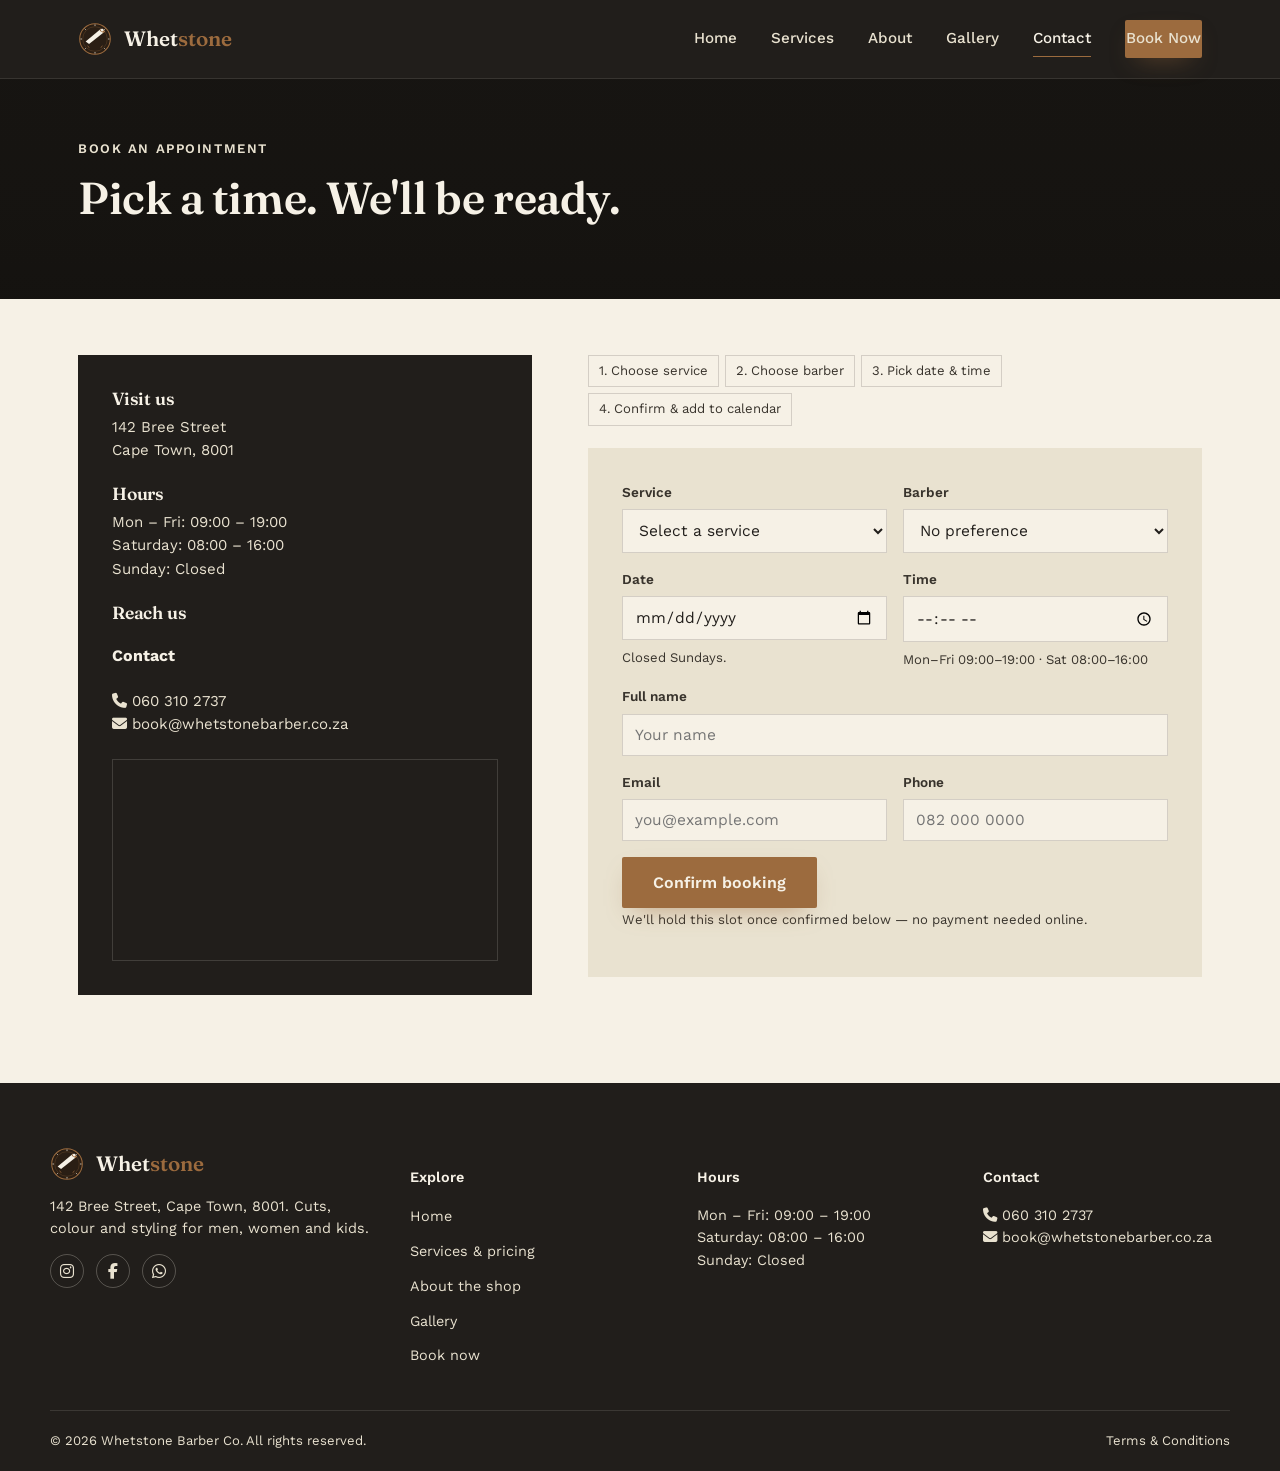
<file: contact.html>
<!DOCTYPE html>
<html lang="en">
<head>
<meta charset="UTF-8">
<meta name="viewport" content="width=device-width, initial-scale=1">
<title>Book an Appointment — Whetstone Barber Co.</title>
<meta name="description" content="Book your appointment at Whetstone Barber Co., Cape Town. Choose your service, barber, date and time, and add it straight to your calendar.">
<link rel="preconnect" href="https://fonts.googleapis.com">
<link rel="stylesheet" href="https://cdnjs.cloudflare.com/ajax/libs/font-awesome/6.5.1/css/all.min.css">
<link href="https://fonts.googleapis.com/css2?family=Fraunces:wght@500;600;700&family=Work+Sans:wght@400;500;600&display=swap" rel="stylesheet">
<link rel="stylesheet" href="css/style.css">
</head>
<body>

<div class="preloader" aria-hidden="true">
  <svg class="preloader-mark" viewBox="0 0 40 40" fill="none" xmlns="http://www.w3.org/2000/svg">
    <rect x="4" y="18" width="26" height="4" rx="2" fill="#F6F1E6"/>
    <rect x="26" y="10" width="4" height="20" rx="2" fill="#9C6B3E"/>
    <circle cx="34" cy="20" r="4" stroke="#9C6B3E" stroke-width="2"/>
  </svg>
  <span class="preloader-word">Whetstone</span>
</div>

<header class="site-header">
  <div class="wrap">
    <a href="index.html" class="brand">
      <svg class="brand-mark" viewBox="0 0 40 40" fill="none" xmlns="http://www.w3.org/2000/svg">
    <!-- Badge base -->
    <circle cx="20" cy="20" r="18" fill="#2A1E14"/>
    <circle cx="20" cy="20" r="18" stroke="#9C6B3E" stroke-width="1.2"/>
    <circle cx="20" cy="20" r="14.5" stroke="#9C6B3E" stroke-width="0.5" opacity="0.6"/>
    <!-- Clock-style tick marks -->
    <line x1="20" y1="4.5" x2="20" y2="3" stroke="#F6F1E6" stroke-width="1"/>
    <line x1="30.96" y1="9.04" x2="32.02" y2="7.98" stroke="#F6F1E6" stroke-width="1"/>
    <line x1="35.5" y1="20" x2="37" y2="20" stroke="#F6F1E6" stroke-width="1"/>
    <line x1="30.96" y1="30.96" x2="32.02" y2="32.02" stroke="#F6F1E6" stroke-width="1"/>
    <line x1="20" y1="35.5" x2="20" y2="37" stroke="#F6F1E6" stroke-width="1"/>
    <line x1="9.04" y1="30.96" x2="7.98" y2="32.02" stroke="#F6F1E6" stroke-width="1"/>
    <line x1="4.5" y1="20" x2="3" y2="20" stroke="#F6F1E6" stroke-width="1"/>
    <line x1="9.04" y1="9.04" x2="7.98" y2="7.98" stroke="#F6F1E6" stroke-width="1"/>
    <!-- Straight razor, open -->
    <path d="M9 23 L27 8 L32 11 L13 26 Z" fill="#F6F1E6"/>
    <path d="M27 8 L32 11 L30 13 L25.5 10.3 Z" fill="#9C6B3E"/>
    <circle cx="28.5" cy="9.5" r="1.6" fill="#F6F1E6"/>
    <!-- Laurel flourish -->
    <path d="M14 31 Q11 30 11 27 Q13 29 14 31 Z" fill="#9C6B3E" opacity="0.85"/>
    <path d="M26 31 Q29 30 29 27 Q27 29 26 31 Z" fill="#9C6B3E" opacity="0.85"/>
  </svg>
      <span class="brand-name">Whet<span>stone</span></span>
    </a>
    <nav class="main-nav" id="main-nav">
      <a href="index.html">Home</a>
      <a href="services.html">Services</a>
      <a href="about.html">About</a>
      <a href="gallery.html">Gallery</a>
      <a href="contact.html" aria-current="page">Contact</a>
      <a href="contact.html" class="btn btn-book">Book Now</a>
    </nav>
    <button class="nav-toggle" aria-label="Open menu" aria-expanded="false"><span></span><span></span><span></span></button>
  </div>
</header>

<section class="hero page-heading" style="min-height:220px;background-image:url('https://images.unsplash.com/photo-1512690459411-b9245aed614b?q=80&w=1920&auto=format&fit=crop');">
  <div class="wrap" style="grid-template-columns:1fr;padding-bottom:50px;">
    <div class="hero-copy" style="padding-bottom:0;max-width:640px;">
      <p class="hero-eyebrow">Book an appointment</p>
      <h1 style="max-width:none;font-size:clamp(2rem,4vw,2.8rem);">Pick a time. We'll be ready.</h1>
    </div>
  </div>
</section>

<section class="section" style="padding-top:56px;">
  <div class="wrap contact-layout reveal">

    <div class="info-card">
      <h3>Visit us</h3>
      <p>142 Bree Street<br>Cape Town, 8001</p>

      <h3>Hours</h3>
      <p>Mon – Fri: 09:00 – 19:00<br>Saturday: 08:00 – 16:00<br>Sunday: Closed</p>

      <h3>Reach us</h3>
      <div>
  <h4>Contact</h4>
  <p><i class="fas fa-phone"></i> <a href="tel:+27603102737">060 310 2737</a><br><i class="fas fa-envelope"></i> <a href="mailto:book@whetstonebarber.co.za">book@whetstonebarber.co.za</a></p>
</div>

      <div class="map">
        <iframe src="https://www.google.com/maps?q=142+Bree+Street,+Cape+Town&output=embed" loading="lazy" title="Map to Whetstone Barber Co."></iframe>
      </div>
    </div>

    <div>
      <div class="booking-steps">
        <span>1. Choose service</span>
        <span>2. Choose barber</span>
        <span>3. Pick date & time</span>
        <span>4. Confirm & add to calendar</span>
      </div>

      <form class="booking-form" id="booking-form" novalidate>
        <div class="form-row">
          <div class="field">
            <label for="service">Service</label>
            <select id="service" name="service" required>
              <option value="" disabled selected>Select a service</option>
              <optgroup label="Men">
                <option>Signature Haircut</option>
                <option>Skin Fade</option>
                <option>Beard Trim & Shape</option>
                <option>Hot Towel Shave</option>
              </optgroup>
              <optgroup label="Women">
                <option>Women's Haircut</option>
                <option>Wash & Blowout</option>
                <option>Root Touch-Up Colour</option>
                <option>Full Colour / Balayage</option>
              </optgroup>
              <optgroup label="Kids">
                <option>Kids Cut (12 & under)</option>
                <option>Kids Fade</option>
              </optgroup>
              <optgroup label="Packages">
                <option>Haircut + Beard Combo</option>
                <option>The Whetstone Package</option>
              </optgroup>
            </select>
          </div>
          <div class="field">
            <label for="barber">Barber</label>
            <select id="barber" name="barber">
              <option value="">No preference</option>
              <option>Sipho Ndlovu</option>
              <option>Marco Alves</option>
              <option>Aisha Petersen</option>
            </select>
          </div>
        </div>

        <div class="form-row">
          <div class="field">
            <label for="booking-date">Date</label>
            <input type="date" id="booking-date" name="date" required>
            <span class="form-note">Closed Sundays.</span>
          </div>
          <div class="field">
            <label for="booking-time">Time</label>
            <input type="time" id="booking-time" name="time" required>
            <span class="form-note" id="hours-hint">Mon–Fri 09:00–19:00 · Sat 08:00–16:00</span>
          </div>
        </div>

        <div class="form-row">
          <div class="field full">
            <label for="name">Full name</label>
            <input type="text" id="name" name="name" required placeholder="Your name">
          </div>
        </div>
        <div class="form-row">
          <div class="field">
            <label for="email">Email</label>
            <input type="email" id="email" name="email" required placeholder="you@example.com">
          </div>
          <div class="field">
            <label for="phone">Phone</label>
            <input type="tel" id="phone" name="phone" required placeholder="082 000 0000">
          </div>
        </div>

        <p class="form-error" id="form-error"></p>
        <button type="submit" class="btn btn-book btn-large">Confirm booking</button>
        <p class="form-note">We'll hold this slot once confirmed below — no payment needed online.</p>
      </form>

      <div class="confirm-panel" id="confirm-panel">
        <h3>You're booked in.</h3>
        <dl>
          <dt>Service</dt><dd id="cf-service"></dd>
          <dt>Barber</dt><dd id="cf-barber"></dd>
          <dt>When</dt><dd id="cf-when"></dd>
          <dt>Name</dt><dd id="cf-name"></dd>
        </dl>
        <p style="margin-bottom:0;">Add this appointment to your calendar so you don't miss it:</p>
        <div class="cal-actions">
          <a href="#" id="add-google-cal" target="_blank" rel="noopener" class="btn btn-book">Add to Google Calendar</a>
          <a href="#" id="add-ics-cal" class="btn btn-outline">Add to Apple / Outlook Calendar (.ics)</a>
        </div>
      </div>
    </div>
  </div>
</section>

<footer class="site-footer">
  <div class="wrap footer-grid">
    <div>
      <a href="index.html" class="brand" style="margin-bottom:14px;">
        <svg class="brand-mark" viewBox="0 0 40 40" fill="none" xmlns="http://www.w3.org/2000/svg">
    <!-- Badge base -->
    <circle cx="20" cy="20" r="18" fill="#2A1E14"/>
    <circle cx="20" cy="20" r="18" stroke="#9C6B3E" stroke-width="1.2"/>
    <circle cx="20" cy="20" r="14.5" stroke="#9C6B3E" stroke-width="0.5" opacity="0.6"/>
    <!-- Clock-style tick marks -->
    <line x1="20" y1="4.5" x2="20" y2="3" stroke="#F6F1E6" stroke-width="1"/>
    <line x1="30.96" y1="9.04" x2="32.02" y2="7.98" stroke="#F6F1E6" stroke-width="1"/>
    <line x1="35.5" y1="20" x2="37" y2="20" stroke="#F6F1E6" stroke-width="1"/>
    <line x1="30.96" y1="30.96" x2="32.02" y2="32.02" stroke="#F6F1E6" stroke-width="1"/>
    <line x1="20" y1="35.5" x2="20" y2="37" stroke="#F6F1E6" stroke-width="1"/>
    <line x1="9.04" y1="30.96" x2="7.98" y2="32.02" stroke="#F6F1E6" stroke-width="1"/>
    <line x1="4.5" y1="20" x2="3" y2="20" stroke="#F6F1E6" stroke-width="1"/>
    <line x1="9.04" y1="9.04" x2="7.98" y2="7.98" stroke="#F6F1E6" stroke-width="1"/>
    <!-- Straight razor, open -->
    <path d="M9 23 L27 8 L32 11 L13 26 Z" fill="#F6F1E6"/>
    <path d="M27 8 L32 11 L30 13 L25.5 10.3 Z" fill="#9C6B3E"/>
    <circle cx="28.5" cy="9.5" r="1.6" fill="#F6F1E6"/>
    <!-- Laurel flourish -->
    <path d="M14 31 Q11 30 11 27 Q13 29 14 31 Z" fill="#9C6B3E" opacity="0.85"/>
    <path d="M26 31 Q29 30 29 27 Q27 29 26 31 Z" fill="#9C6B3E" opacity="0.85"/>
  </svg>
        <span class="brand-name">Whet<span>stone</span></span>
      </a>
      <p>142 Bree Street, Cape Town, 8001. Cuts, colour and styling for men, women and kids.</p>
      <div class="social-row">
       <a href="https://instagram.com" target="_blank" rel="noopener" aria-label="Instagram"><i class="fab fa-instagram"></i></a>
<a href="https://facebook.com" target="_blank" rel="noopener" aria-label="Facebook"><i class="fab fa-facebook-f"></i></a>
<a href="https://wa.me/27215550142" target="_blank" rel="noopener" aria-label="WhatsApp"><i class="fab fa-whatsapp"></i></a>
      </div>
    </div>
    <div>
      <h4>Explore</h4>
      <ul class="footer-links">
        <li><a href="index.html">Home</a></li>
        <li><a href="services.html">Services & pricing</a></li>
        <li><a href="about.html">About the shop</a></li>
        <li><a href="gallery.html">Gallery</a></li>
        <li><a href="contact.html">Book now</a></li>
      </ul>
    </div>
    <div>
      <h4>Hours</h4>
      <p>Mon – Fri: 09:00 – 19:00<br>Saturday: 08:00 – 16:00<br>Sunday: Closed</p>
    </div>
    <div>
  <h4>Contact</h4>
  <p><i class="fas fa-phone"></i> <a href="tel:+27603102737">060 310 2737</a><br><i class="fas fa-envelope"></i> <a href="mailto:book@whetstonebarber.co.za">book@whetstonebarber.co.za</a></p>
</div>
  </div>
  <div class="wrap footer-bottom">
    <span>© 2026 Whetstone Barber Co. All rights reserved.</span>
    <a href="terms.html">Terms & Conditions</a>
  </div>
</footer>

<button class="back-to-top" aria-label="Back to top">
  <svg viewBox="0 0 24 24" fill="none" stroke="currentColor" stroke-width="2.4" stroke-linecap="round" stroke-linejoin="round"><path d="M12 19V5"/><path d="M5 12l7-7 7 7"/></svg>
</button>

<script src="js/main.js"></script>
<script src="js/booking.js"></script>
</body>
</html>
</file>
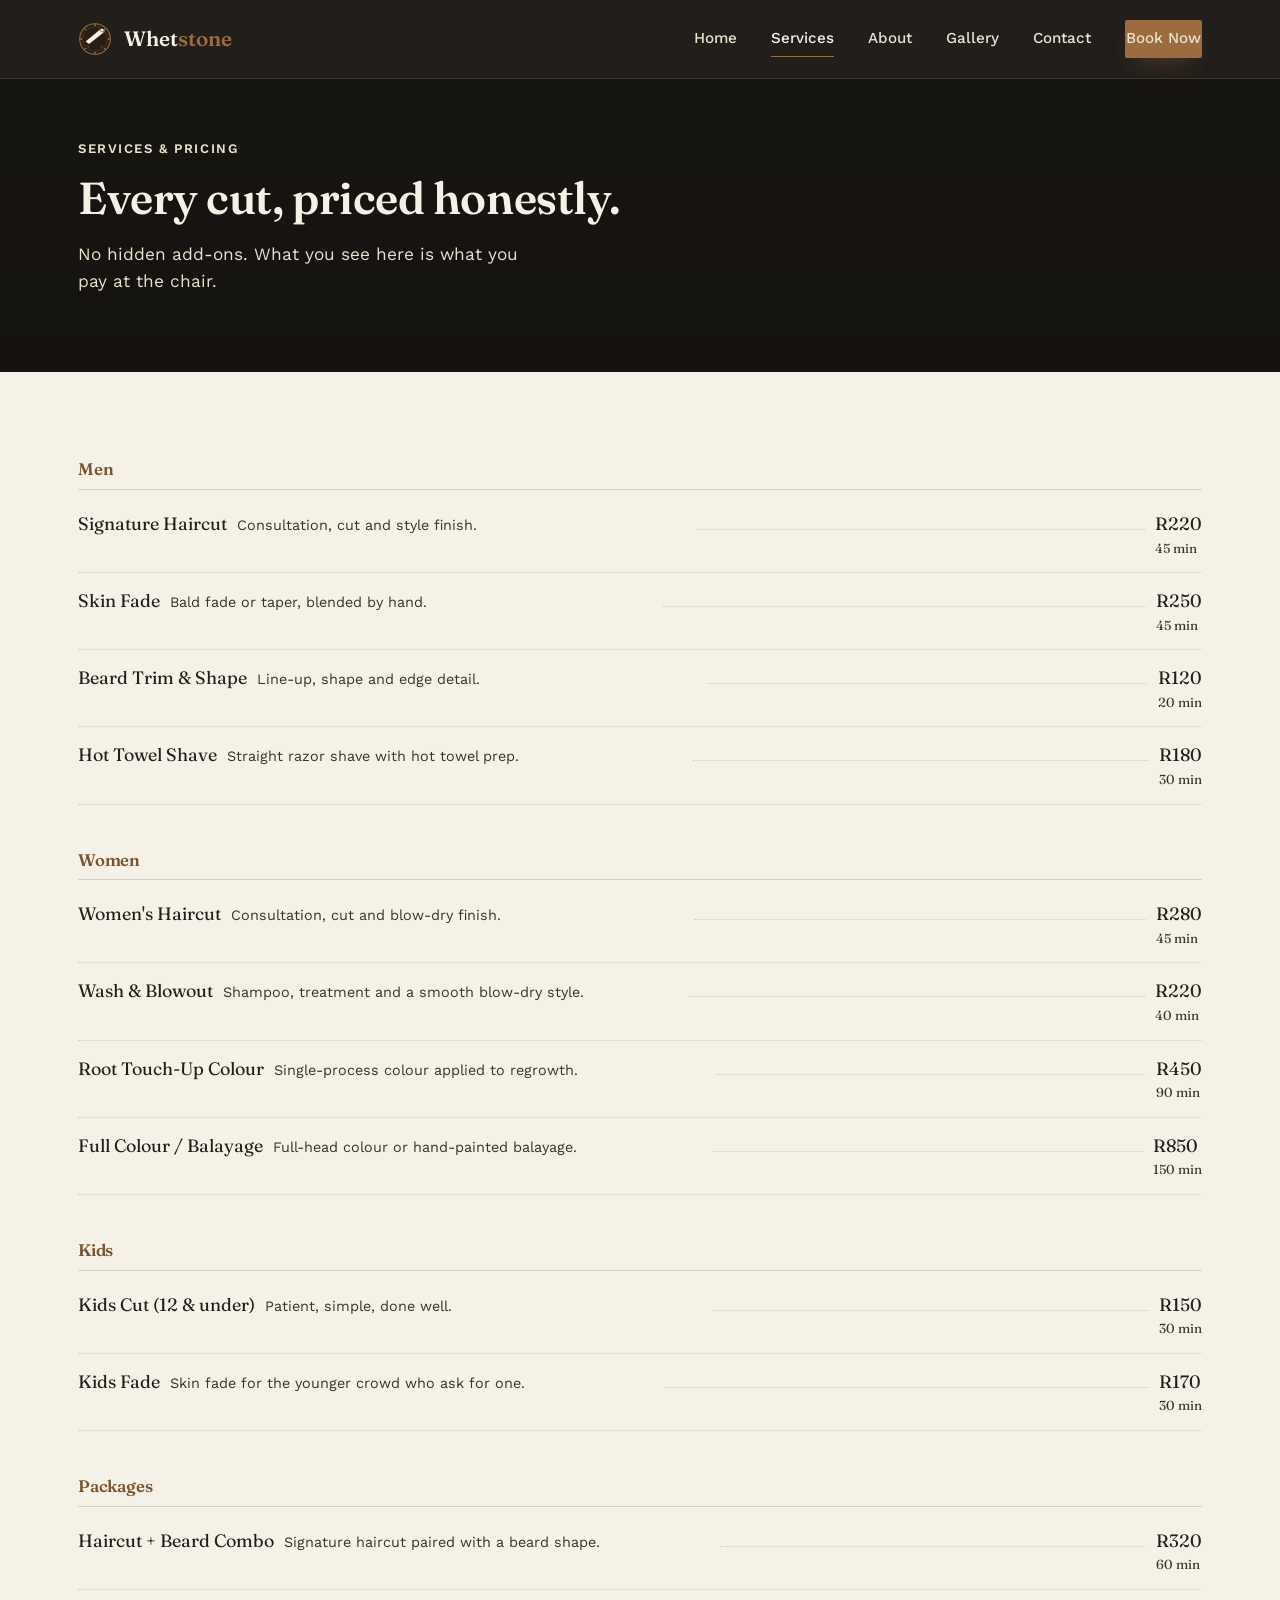
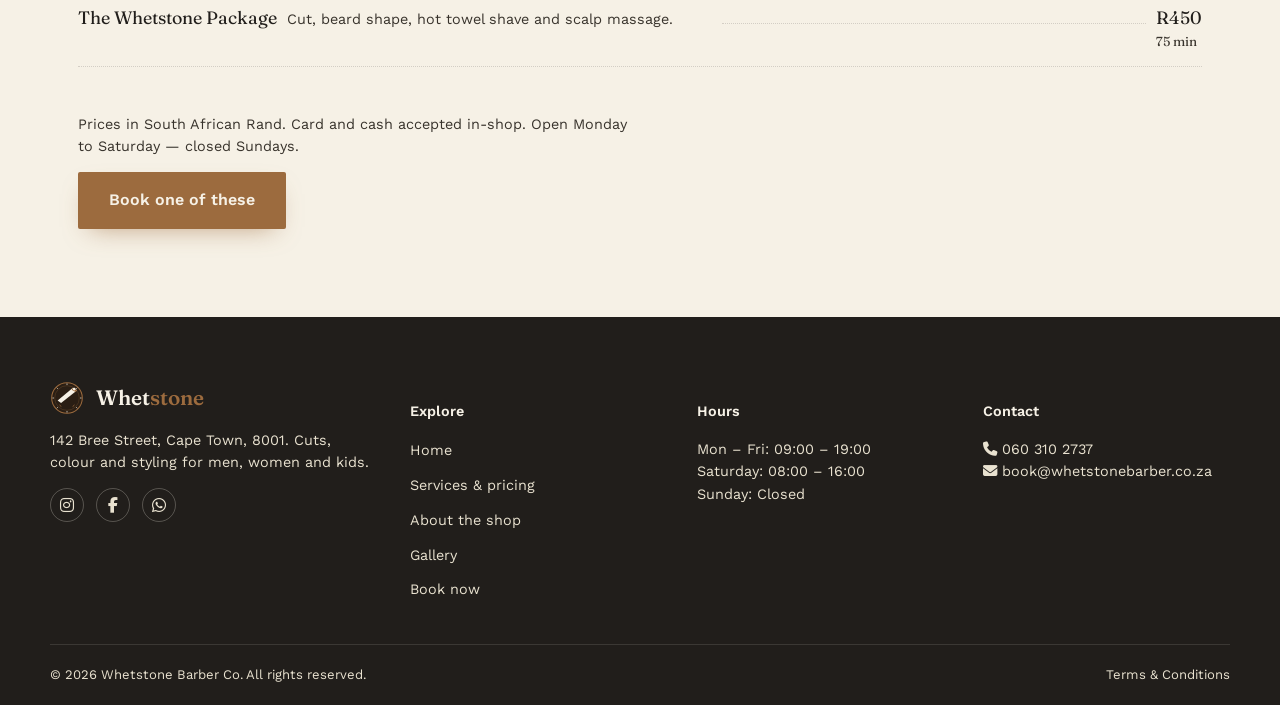
<file: services.html>
<!DOCTYPE html>
<html lang="en">
<head>
<meta charset="UTF-8">
<meta name="viewport" content="width=device-width, initial-scale=1">
<title>Services & Pricing — Whetstone Barber Co.</title>
<meta name="description" content="Haircuts, fades, beard trims, colour, styling and packages for men, women and kids at Whetstone Barber Co., Cape Town. Full price list.">
<link rel="preconnect" href="https://fonts.googleapis.com">
<link rel="stylesheet" href="https://cdnjs.cloudflare.com/ajax/libs/font-awesome/6.5.1/css/all.min.css">
<link href="https://fonts.googleapis.com/css2?family=Fraunces:wght@500;600;700&family=Work+Sans:wght@400;500;600&display=swap" rel="stylesheet">
<link rel="stylesheet" href="css/style.css">
</head>
<body>

<div class="preloader" aria-hidden="true">
  <svg class="preloader-mark" viewBox="0 0 40 40" fill="none" xmlns="http://www.w3.org/2000/svg">
    <rect x="4" y="18" width="26" height="4" rx="2" fill="#F6F1E6"/>
    <rect x="26" y="10" width="4" height="20" rx="2" fill="#9C6B3E"/>
    <circle cx="34" cy="20" r="4" stroke="#9C6B3E" stroke-width="2"/>
  </svg>
  <span class="preloader-word">Whetstone</span>
</div>

<header class="site-header">
  <div class="wrap">
    <a href="index.html" class="brand">
      <svg class="brand-mark" viewBox="0 0 40 40" fill="none" xmlns="http://www.w3.org/2000/svg">
    <!-- Badge base -->
    <circle cx="20" cy="20" r="18" fill="#2A1E14"/>
    <circle cx="20" cy="20" r="18" stroke="#9C6B3E" stroke-width="1.2"/>
    <circle cx="20" cy="20" r="14.5" stroke="#9C6B3E" stroke-width="0.5" opacity="0.6"/>
    <!-- Clock-style tick marks -->
    <line x1="20" y1="4.5" x2="20" y2="3" stroke="#F6F1E6" stroke-width="1"/>
    <line x1="30.96" y1="9.04" x2="32.02" y2="7.98" stroke="#F6F1E6" stroke-width="1"/>
    <line x1="35.5" y1="20" x2="37" y2="20" stroke="#F6F1E6" stroke-width="1"/>
    <line x1="30.96" y1="30.96" x2="32.02" y2="32.02" stroke="#F6F1E6" stroke-width="1"/>
    <line x1="20" y1="35.5" x2="20" y2="37" stroke="#F6F1E6" stroke-width="1"/>
    <line x1="9.04" y1="30.96" x2="7.98" y2="32.02" stroke="#F6F1E6" stroke-width="1"/>
    <line x1="4.5" y1="20" x2="3" y2="20" stroke="#F6F1E6" stroke-width="1"/>
    <line x1="9.04" y1="9.04" x2="7.98" y2="7.98" stroke="#F6F1E6" stroke-width="1"/>
    <!-- Straight razor, open -->
    <path d="M9 23 L27 8 L32 11 L13 26 Z" fill="#F6F1E6"/>
    <path d="M27 8 L32 11 L30 13 L25.5 10.3 Z" fill="#9C6B3E"/>
    <circle cx="28.5" cy="9.5" r="1.6" fill="#F6F1E6"/>
    <!-- Laurel flourish -->
    <path d="M14 31 Q11 30 11 27 Q13 29 14 31 Z" fill="#9C6B3E" opacity="0.85"/>
    <path d="M26 31 Q29 30 29 27 Q27 29 26 31 Z" fill="#9C6B3E" opacity="0.85"/>
  </svg>
      <span class="brand-name">Whet<span>stone</span></span>
    </a>
    <nav class="main-nav" id="main-nav">
      <a href="index.html">Home</a>
      <a href="services.html" aria-current="page">Services</a>
      <a href="about.html">About</a>
      <a href="gallery.html">Gallery</a>
      <a href="contact.html">Contact</a>
      <a href="contact.html" class="btn btn-book">Book Now</a>
    </nav>
    <button class="nav-toggle" aria-label="Open menu" aria-expanded="false"><span></span><span></span><span></span></button>
  </div>
</header>

<section class="hero page-heading" style="min-height:260px;background-image:url('https://images.unsplash.com/photo-1622287162716-f311baa1a2b8?q=80&w=1920&auto=format&fit=crop');">
  <div class="wrap" style="grid-template-columns:1fr;padding-bottom:60px;">
    <div class="hero-copy" style="padding-bottom:0;max-width:640px;">
      <p class="hero-eyebrow">Services & pricing</p>
      <h1 style="max-width:none;font-size:clamp(2rem,4vw,2.8rem);">Every cut, priced honestly.</h1>
      <p>No hidden add-ons. What you see here is what you pay at the chair.</p>
    </div>
  </div>
</section>

<section class="section">
  <div class="wrap">

    <div class="menu-group reveal">
      <h3>Men</h3>
      <div class="menu-row">
        <span class="name">Signature Haircut</span>
        <p class="desc">Consultation, cut and style finish.</p>
        <span class="leader"></span>
        <span class="price">R220<span class="time">45 min</span></span>
      </div>
      <div class="menu-row">
        <span class="name">Skin Fade</span>
        <p class="desc">Bald fade or taper, blended by hand.</p>
        <span class="leader"></span>
        <span class="price">R250<span class="time">45 min</span></span>
      </div>
      <div class="menu-row">
        <span class="name">Beard Trim & Shape</span>
        <p class="desc">Line-up, shape and edge detail.</p>
        <span class="leader"></span>
        <span class="price">R120<span class="time">20 min</span></span>
      </div>
      <div class="menu-row">
        <span class="name">Hot Towel Shave</span>
        <p class="desc">Straight razor shave with hot towel prep.</p>
        <span class="leader"></span>
        <span class="price">R180<span class="time">30 min</span></span>
      </div>
    </div>

    <div class="menu-group reveal">
      <h3>Women</h3>
      <div class="menu-row">
        <span class="name">Women's Haircut</span>
        <p class="desc">Consultation, cut and blow-dry finish.</p>
        <span class="leader"></span>
        <span class="price">R280<span class="time">45 min</span></span>
      </div>
      <div class="menu-row">
        <span class="name">Wash & Blowout</span>
        <p class="desc">Shampoo, treatment and a smooth blow-dry style.</p>
        <span class="leader"></span>
        <span class="price">R220<span class="time">40 min</span></span>
      </div>
      <div class="menu-row">
        <span class="name">Root Touch-Up Colour</span>
        <p class="desc">Single-process colour applied to regrowth.</p>
        <span class="leader"></span>
        <span class="price">R450<span class="time">90 min</span></span>
      </div>
      <div class="menu-row">
        <span class="name">Full Colour / Balayage</span>
        <p class="desc">Full-head colour or hand-painted balayage.</p>
        <span class="leader"></span>
        <span class="price">R850<span class="time">150 min</span></span>
      </div>
    </div>

    <div class="menu-group reveal">
      <h3>Kids</h3>
      <div class="menu-row">
        <span class="name">Kids Cut (12 & under)</span>
        <p class="desc">Patient, simple, done well.</p>
        <span class="leader"></span>
        <span class="price">R150<span class="time">30 min</span></span>
      </div>
      <div class="menu-row">
        <span class="name">Kids Fade</span>
        <p class="desc">Skin fade for the younger crowd who ask for one.</p>
        <span class="leader"></span>
        <span class="price">R170<span class="time">30 min</span></span>
      </div>
    </div>

    <div class="menu-group reveal">
      <h3>Packages</h3>
      <div class="menu-row">
        <span class="name">Haircut + Beard Combo</span>
        <p class="desc">Signature haircut paired with a beard shape.</p>
        <span class="leader"></span>
        <span class="price">R320<span class="time">60 min</span></span>
      </div>
      <div class="menu-row">
        <span class="name">The Whetstone Package</span>
        <p class="desc">Cut, beard shape, hot towel shave and scalp massage.</p>
        <span class="leader"></span>
        <span class="price">R450<span class="time">75 min</span></span>
      </div>
    </div>

    <p style="color:var(--ink-soft);font-size:.9rem;">Prices in South African Rand. Card and cash accepted in-shop. Open Monday to Saturday — closed Sundays.</p>
    <a href="contact.html" class="btn btn-book btn-large">Book one of these</a>
  </div>
</section>

<footer class="site-footer">
  <div class="wrap footer-grid">
    <div>
      <a href="index.html" class="brand" style="margin-bottom:14px;">
        <svg class="brand-mark" viewBox="0 0 40 40" fill="none" xmlns="http://www.w3.org/2000/svg">
    <!-- Badge base -->
    <circle cx="20" cy="20" r="18" fill="#2A1E14"/>
    <circle cx="20" cy="20" r="18" stroke="#9C6B3E" stroke-width="1.2"/>
    <circle cx="20" cy="20" r="14.5" stroke="#9C6B3E" stroke-width="0.5" opacity="0.6"/>
    <!-- Clock-style tick marks -->
    <line x1="20" y1="4.5" x2="20" y2="3" stroke="#F6F1E6" stroke-width="1"/>
    <line x1="30.96" y1="9.04" x2="32.02" y2="7.98" stroke="#F6F1E6" stroke-width="1"/>
    <line x1="35.5" y1="20" x2="37" y2="20" stroke="#F6F1E6" stroke-width="1"/>
    <line x1="30.96" y1="30.96" x2="32.02" y2="32.02" stroke="#F6F1E6" stroke-width="1"/>
    <line x1="20" y1="35.5" x2="20" y2="37" stroke="#F6F1E6" stroke-width="1"/>
    <line x1="9.04" y1="30.96" x2="7.98" y2="32.02" stroke="#F6F1E6" stroke-width="1"/>
    <line x1="4.5" y1="20" x2="3" y2="20" stroke="#F6F1E6" stroke-width="1"/>
    <line x1="9.04" y1="9.04" x2="7.98" y2="7.98" stroke="#F6F1E6" stroke-width="1"/>
    <!-- Straight razor, open -->
    <path d="M9 23 L27 8 L32 11 L13 26 Z" fill="#F6F1E6"/>
    <path d="M27 8 L32 11 L30 13 L25.5 10.3 Z" fill="#9C6B3E"/>
    <circle cx="28.5" cy="9.5" r="1.6" fill="#F6F1E6"/>
    <!-- Laurel flourish -->
    <path d="M14 31 Q11 30 11 27 Q13 29 14 31 Z" fill="#9C6B3E" opacity="0.85"/>
    <path d="M26 31 Q29 30 29 27 Q27 29 26 31 Z" fill="#9C6B3E" opacity="0.85"/>
  </svg>
        <span class="brand-name">Whet<span>stone</span></span>
      </a>
      <p>142 Bree Street, Cape Town, 8001. Cuts, colour and styling for men, women and kids.</p>
      <div class="social-row">
       <a href="https://instagram.com" target="_blank" rel="noopener" aria-label="Instagram"><i class="fab fa-instagram"></i></a>
<a href="https://facebook.com" target="_blank" rel="noopener" aria-label="Facebook"><i class="fab fa-facebook-f"></i></a>
<a href="https://wa.me/27215550142" target="_blank" rel="noopener" aria-label="WhatsApp"><i class="fab fa-whatsapp"></i></a>
      </div>
    </div>
    <div>
      <h4>Explore</h4>
      <ul class="footer-links">
        <li><a href="index.html">Home</a></li>
        <li><a href="services.html">Services & pricing</a></li>
        <li><a href="about.html">About the shop</a></li>
        <li><a href="gallery.html">Gallery</a></li>
        <li><a href="contact.html">Book now</a></li>
      </ul>
    </div>
    <div>
      <h4>Hours</h4>
      <p>Mon – Fri: 09:00 – 19:00<br>Saturday: 08:00 – 16:00<br>Sunday: Closed</p>
    </div>
    <div>
  <h4>Contact</h4>
  <p><i class="fas fa-phone"></i> <a href="tel:+27603102737">060 310 2737</a><br><i class="fas fa-envelope"></i> <a href="mailto:book@whetstonebarber.co.za">book@whetstonebarber.co.za</a></p>
</div>
  </div>
  <div class="wrap footer-bottom">
    <span>© 2026 Whetstone Barber Co. All rights reserved.</span>
    <a href="terms.html">Terms & Conditions</a>
  </div>
</footer>

<button class="back-to-top" aria-label="Back to top">
  <svg viewBox="0 0 24 24" fill="none" stroke="currentColor" stroke-width="2.4" stroke-linecap="round" stroke-linejoin="round"><path d="M12 19V5"/><path d="M5 12l7-7 7 7"/></svg>
</button>

<script src="js/main.js"></script>
</body>
</html>
</file>
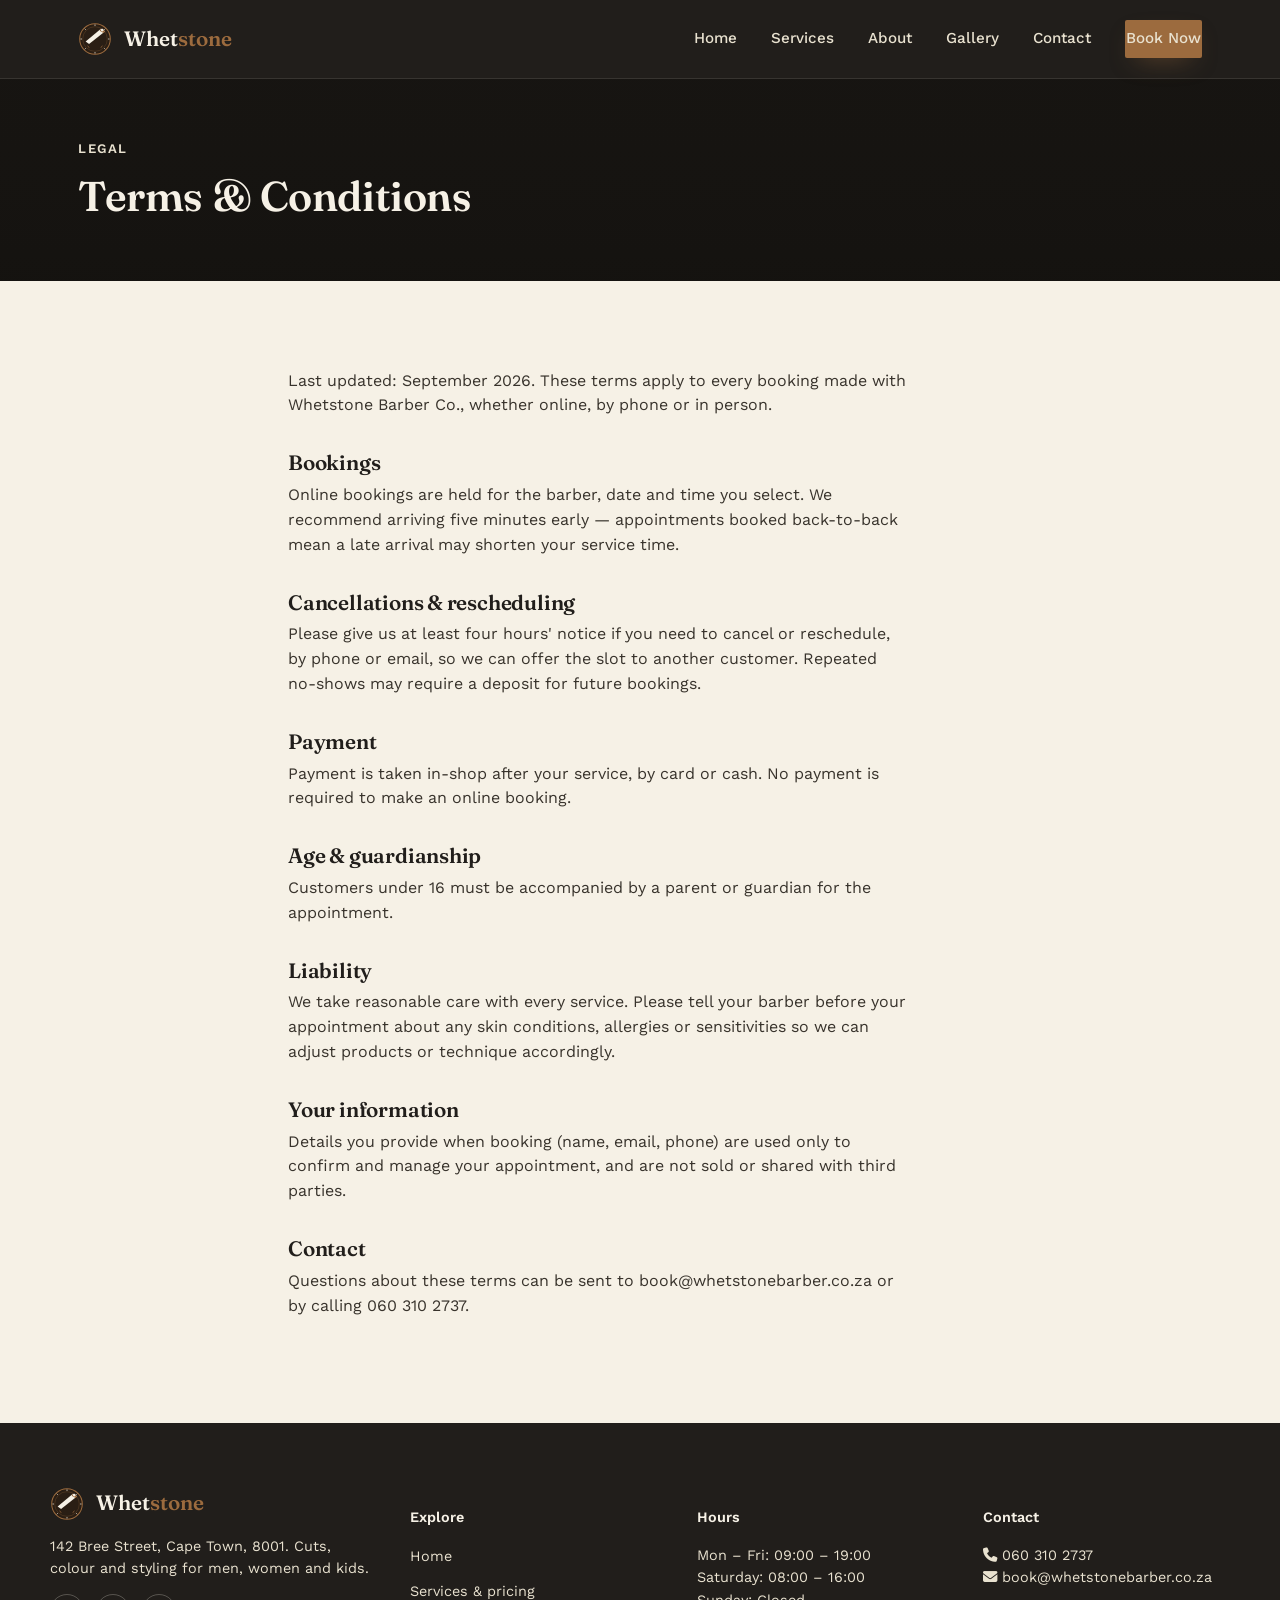
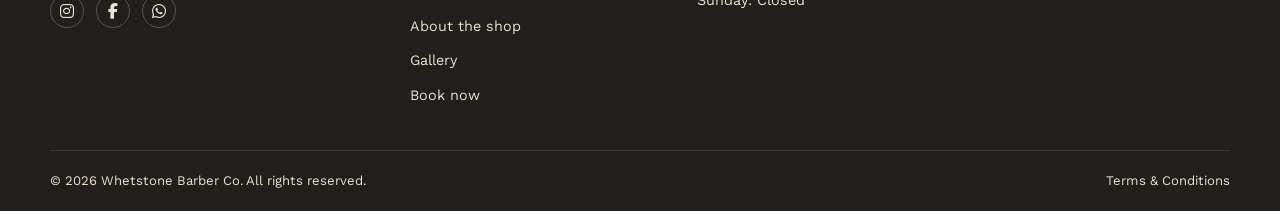
<file: terms.html>
<!DOCTYPE html>
<html lang="en">
<head>
<meta charset="UTF-8">
<meta name="viewport" content="width=device-width, initial-scale=1">
<title>Terms & Conditions — Whetstone Barber Co.</title>
<link rel="preconnect" href="https://fonts.googleapis.com">
<link rel="stylesheet" href="https://cdnjs.cloudflare.com/ajax/libs/font-awesome/6.5.1/css/all.min.css">
<link href="https://fonts.googleapis.com/css2?family=Fraunces:wght@500;600;700&family=Work+Sans:wght@400;500;600&display=swap" rel="stylesheet">
<link rel="stylesheet" href="css/style.css">
</head>
<body>

<div class="preloader" aria-hidden="true">
  <svg class="preloader-mark" viewBox="0 0 40 40" fill="none" xmlns="http://www.w3.org/2000/svg">
    <rect x="4" y="18" width="26" height="4" rx="2" fill="#F6F1E6"/>
    <rect x="26" y="10" width="4" height="20" rx="2" fill="#9C6B3E"/>
    <circle cx="34" cy="20" r="4" stroke="#9C6B3E" stroke-width="2"/>
  </svg>
  <span class="preloader-word">Whetstone</span>
</div>

<header class="site-header">
  <div class="wrap">
    <a href="index.html" class="brand">
      <svg class="brand-mark" viewBox="0 0 40 40" fill="none" xmlns="http://www.w3.org/2000/svg">
    <!-- Badge base -->
    <circle cx="20" cy="20" r="18" fill="#2A1E14"/>
    <circle cx="20" cy="20" r="18" stroke="#9C6B3E" stroke-width="1.2"/>
    <circle cx="20" cy="20" r="14.5" stroke="#9C6B3E" stroke-width="0.5" opacity="0.6"/>
    <!-- Clock-style tick marks -->
    <line x1="20" y1="4.5" x2="20" y2="3" stroke="#F6F1E6" stroke-width="1"/>
    <line x1="30.96" y1="9.04" x2="32.02" y2="7.98" stroke="#F6F1E6" stroke-width="1"/>
    <line x1="35.5" y1="20" x2="37" y2="20" stroke="#F6F1E6" stroke-width="1"/>
    <line x1="30.96" y1="30.96" x2="32.02" y2="32.02" stroke="#F6F1E6" stroke-width="1"/>
    <line x1="20" y1="35.5" x2="20" y2="37" stroke="#F6F1E6" stroke-width="1"/>
    <line x1="9.04" y1="30.96" x2="7.98" y2="32.02" stroke="#F6F1E6" stroke-width="1"/>
    <line x1="4.5" y1="20" x2="3" y2="20" stroke="#F6F1E6" stroke-width="1"/>
    <line x1="9.04" y1="9.04" x2="7.98" y2="7.98" stroke="#F6F1E6" stroke-width="1"/>
    <!-- Straight razor, open -->
    <path d="M9 23 L27 8 L32 11 L13 26 Z" fill="#F6F1E6"/>
    <path d="M27 8 L32 11 L30 13 L25.5 10.3 Z" fill="#9C6B3E"/>
    <circle cx="28.5" cy="9.5" r="1.6" fill="#F6F1E6"/>
    <!-- Laurel flourish -->
    <path d="M14 31 Q11 30 11 27 Q13 29 14 31 Z" fill="#9C6B3E" opacity="0.85"/>
    <path d="M26 31 Q29 30 29 27 Q27 29 26 31 Z" fill="#9C6B3E" opacity="0.85"/>
  </svg>
      <span class="brand-name">Whet<span>stone</span></span>
    </a>
    <nav class="main-nav" id="main-nav">
      <a href="index.html">Home</a>
      <a href="services.html">Services</a>
      <a href="about.html">About</a>
      <a href="gallery.html">Gallery</a>
      <a href="contact.html">Contact</a>
      <a href="contact.html" class="btn btn-book">Book Now</a>
    </nav>
    <button class="nav-toggle" aria-label="Open menu" aria-expanded="false"><span></span><span></span><span></span></button>
  </div>
</header>

<section class="hero page-heading" style="min-height:200px;background-image:url('https://images.unsplash.com/photo-1622287162716-f311baa1a2b8?q=80&w=1920&auto=format&fit=crop');">
  <div class="wrap" style="grid-template-columns:1fr;padding-bottom:44px;">
    <div class="hero-copy" style="padding-bottom:0;max-width:640px;">
      <p class="hero-eyebrow">Legal</p>
      <h1 style="max-width:none;font-size:clamp(1.9rem,3.6vw,2.6rem);">Terms & Conditions</h1>
    </div>
  </div>
</section>

<section class="section">
  <div class="wrap legal reveal" style="max-width:760px;">
    <p>Last updated: September 2026. These terms apply to every booking made with Whetstone Barber Co., whether online, by phone or in person.</p>

    <h2>Bookings</h2>
    <p>Online bookings are held for the barber, date and time you select. We recommend arriving five minutes early — appointments booked back-to-back mean a late arrival may shorten your service time.</p>

    <h2>Cancellations & rescheduling</h2>
    <p>Please give us at least four hours' notice if you need to cancel or reschedule, by phone or email, so we can offer the slot to another customer. Repeated no-shows may require a deposit for future bookings.</p>

    <h2>Payment</h2>
    <p>Payment is taken in-shop after your service, by card or cash. No payment is required to make an online booking.</p>

    <h2>Age & guardianship</h2>
    <p>Customers under 16 must be accompanied by a parent or guardian for the appointment.</p>

    <h2>Liability</h2>
    <p>We take reasonable care with every service. Please tell your barber before your appointment about any skin conditions, allergies or sensitivities so we can adjust products or technique accordingly.</p>

    <h2>Your information</h2>
    <p>Details you provide when booking (name, email, phone) are used only to confirm and manage your appointment, and are not sold or shared with third parties.</p>

    <h2>Contact</h2>
    <p>Questions about these terms can be sent to book@whetstonebarber.co.za or by calling 060 310 2737.</p>
  </div>
</section>

<footer class="site-footer">
  <div class="wrap footer-grid">
    <div>
      <a href="index.html" class="brand" style="margin-bottom:14px;">
        <svg class="brand-mark" viewBox="0 0 40 40" fill="none" xmlns="http://www.w3.org/2000/svg">
    <!-- Badge base -->
    <circle cx="20" cy="20" r="18" fill="#2A1E14"/>
    <circle cx="20" cy="20" r="18" stroke="#9C6B3E" stroke-width="1.2"/>
    <circle cx="20" cy="20" r="14.5" stroke="#9C6B3E" stroke-width="0.5" opacity="0.6"/>
    <!-- Clock-style tick marks -->
    <line x1="20" y1="4.5" x2="20" y2="3" stroke="#F6F1E6" stroke-width="1"/>
    <line x1="30.96" y1="9.04" x2="32.02" y2="7.98" stroke="#F6F1E6" stroke-width="1"/>
    <line x1="35.5" y1="20" x2="37" y2="20" stroke="#F6F1E6" stroke-width="1"/>
    <line x1="30.96" y1="30.96" x2="32.02" y2="32.02" stroke="#F6F1E6" stroke-width="1"/>
    <line x1="20" y1="35.5" x2="20" y2="37" stroke="#F6F1E6" stroke-width="1"/>
    <line x1="9.04" y1="30.96" x2="7.98" y2="32.02" stroke="#F6F1E6" stroke-width="1"/>
    <line x1="4.5" y1="20" x2="3" y2="20" stroke="#F6F1E6" stroke-width="1"/>
    <line x1="9.04" y1="9.04" x2="7.98" y2="7.98" stroke="#F6F1E6" stroke-width="1"/>
    <!-- Straight razor, open -->
    <path d="M9 23 L27 8 L32 11 L13 26 Z" fill="#F6F1E6"/>
    <path d="M27 8 L32 11 L30 13 L25.5 10.3 Z" fill="#9C6B3E"/>
    <circle cx="28.5" cy="9.5" r="1.6" fill="#F6F1E6"/>
    <!-- Laurel flourish -->
    <path d="M14 31 Q11 30 11 27 Q13 29 14 31 Z" fill="#9C6B3E" opacity="0.85"/>
    <path d="M26 31 Q29 30 29 27 Q27 29 26 31 Z" fill="#9C6B3E" opacity="0.85"/>
  </svg>
        <span class="brand-name">Whet<span>stone</span></span>
      </a>
      <p>142 Bree Street, Cape Town, 8001. Cuts, colour and styling for men, women and kids.</p>
      <div class="social-row">
        <a href="https://instagram.com" target="_blank" rel="noopener" aria-label="Instagram"><i class="fab fa-instagram"></i></a>
<a href="https://facebook.com" target="_blank" rel="noopener" aria-label="Facebook"><i class="fab fa-facebook-f"></i></a>
<a href="https://wa.me/27215550142" target="_blank" rel="noopener" aria-label="WhatsApp"><i class="fab fa-whatsapp"></i></a>
      </div>
    </div>
    <div>
      <h4>Explore</h4>
      <ul class="footer-links">
        <li><a href="index.html">Home</a></li>
        <li><a href="services.html">Services & pricing</a></li>
        <li><a href="about.html">About the shop</a></li>
        <li><a href="gallery.html">Gallery</a></li>
        <li><a href="contact.html">Book now</a></li>
      </ul>
    </div>
    <div>
      <h4>Hours</h4>
      <p>Mon – Fri: 09:00 – 19:00<br>Saturday: 08:00 – 16:00<br>Sunday: Closed</p>
    </div>
    <div>
  <h4>Contact</h4>
  <p><i class="fas fa-phone"></i> <a href="tel:+27603102737">060 310 2737</a><br><i class="fas fa-envelope"></i> <a href="mailto:book@whetstonebarber.co.za">book@whetstonebarber.co.za</a></p>
</div>
  </div>
  <div class="wrap footer-bottom">
    <span>© 2026 Whetstone Barber Co. All rights reserved.</span>
    <a href="terms.html">Terms & Conditions</a>
  </div>
</footer>

<button class="back-to-top" aria-label="Back to top">
  <svg viewBox="0 0 24 24" fill="none" stroke="currentColor" stroke-width="2.4" stroke-linecap="round" stroke-linejoin="round"><path d="M12 19V5"/><path d="M5 12l7-7 7 7"/></svg>
</button>

<script src="js/main.js"></script>
</body>
</html>
</file>
<file: css/style.css>
/* ============================================
   WHETSTONE BARBER CO. — Design tokens
   ============================================ */
:root{
  --ink: #211E1B;
  --ink-soft: #38332C;
  --stone: #E9E2D0;
  --stone-dark: #D8CDB0;
  --steel: #5C6B6A;
  --steel-dark: #3E4A49;
  --leather: #9C6B3E;
  --leather-dark: #7C5330;
  --rust: #7A3B2E;
  --cream: #F6F1E6;
  --line: rgba(33,30,27,0.16);

  --font-display: "Fraunces", Georgia, serif;
  --font-body: "Work Sans", -apple-system, Segoe UI, sans-serif;

  --max: 1180px;
}

*{box-sizing:border-box;}
html{scroll-behavior:smooth;}
body{
  margin:0;
  font-family:var(--font-body);
  color:var(--ink);
  background:var(--cream);
  line-height:1.55;
  -webkit-font-smoothing:antialiased;
}
img{max-width:100%;display:block;}
a{color:inherit;text-decoration:none;}
h1,h2,h3{
  font-family:var(--font-display);
  font-weight:600;
  line-height:1.12;
  margin:0 0 .4em;
  letter-spacing:-0.01em;
}
p{margin:0 0 1em;max-width:62ch;}
button{font-family:inherit;cursor:pointer;}
:focus-visible{outline:2px solid var(--leather);outline-offset:3px;}
@media (prefers-reduced-motion: reduce){
  *{animation-duration:.001ms !important;transition-duration:.001ms !important;}
}

.wrap{max-width:var(--max);margin:0 auto;padding:0 28px;}
.section{padding:88px 0;}
@media (max-width:720px){.section{padding:56px 0;}}

/* ---------- Header ---------- */
.site-header{
  position:sticky;top:0;z-index:40;
  background:var(--ink);
  border-bottom:1px solid rgba(246,241,230,0.1);
}
.site-header .wrap{
  display:flex;align-items:center;justify-content:space-between;
  height:78px;
}
.brand{
  display:flex;align-items:center;gap:12px;
  color:var(--cream);
}
.brand-mark{width:34px;height:34px;flex:none;}
.brand-name{
  font-family:var(--font-display);font-size:1.3rem;font-weight:600;
  color:var(--cream);
}
.brand-name span{color:var(--leather);}

.main-nav{display:flex;align-items:center;gap:34px;}
.main-nav a{
  color:var(--stone);font-size:.95rem;font-weight:500;
  padding:6px 0;border-bottom:1px solid transparent;
}
.main-nav a:hover,.main-nav a[aria-current="page"]{border-bottom-color:var(--leather);color:var(--cream);}
.btn{
  display:inline-block;padding:11px 22px;border-radius:2px;
  font-weight:600;font-size:.92rem;border:1px solid transparent;
}
.btn-book{background:var(--leather);color:var(--cream);}
.btn-book:hover{background:var(--leather-dark);}
.btn-outline{background:transparent;color:var(--cream);border-color:rgba(246,241,230,.4);}
.btn-outline:hover{border-color:var(--cream);}
.btn-large{padding:15px 30px;font-size:1rem;}

.nav-toggle{
  display:none;background:none;border:none;padding:6px;
}
.nav-toggle span{display:block;width:24px;height:2px;background:var(--cream);margin:5px 0;}

@media (max-width:880px){
  .main-nav{
    position:fixed;inset:78px 0 0 0;background:var(--ink);
    flex-direction:column;align-items:flex-start;gap:0;
    padding:20px 28px;transform:translateX(100%);
    transition:transform .28s ease;
  }
  .main-nav.open{transform:translateX(0);}
  .main-nav a{width:100%;padding:16px 0;border-bottom:1px solid rgba(246,241,230,.1);}
  .main-nav .btn{margin-top:16px;}
  .nav-toggle{display:block;}
}

/* ---------- Hero ---------- */
.hero{background:var(--ink);color:var(--cream);overflow:hidden;}
.hero .wrap{
  display:grid;grid-template-columns:1fr 1fr;align-items:center;gap:56px;
  padding-top:60px;padding-bottom:0;
}
.hero-copy{padding-bottom:70px;}
.hero-eyebrow{color:var(--leather);font-size:.95rem;margin-bottom:14px;font-weight:600;}
.hero h1{font-size:clamp(2.3rem,4.6vw,3.6rem);color:var(--cream);max-width:11ch;}
.hero p{color:var(--stone);font-size:1.08rem;max-width:42ch;}
.hero-actions{display:flex;gap:14px;margin-top:28px;flex-wrap:wrap;}
.hero-figure{align-self:stretch;position:relative;min-height:420px;}
.hero-figure img{width:100%;height:100%;object-fit:cover;}
@media (max-width:880px){
  .hero .wrap{grid-template-columns:1fr;}
  .hero-figure{min-height:280px;order:-1;}
  .hero-copy{padding-top:36px;padding-bottom:40px;}
}

.blade-rule{
  height:2px;width:100%;margin:0 auto;
  background:linear-gradient(90deg, transparent, var(--leather) 12%, var(--leather) 88%, transparent);
  opacity:.55;
}

/* ---------- Section headings ---------- */
.section-head{max-width:560px;margin-bottom:44px;}
.section-head h2{font-size:clamp(1.8rem,3vw,2.4rem);}
.section-head p{color:var(--ink-soft);}

/* ---------- Trust strip ---------- */
.trust{background:var(--stone);}
.trust .wrap{
  padding:20px 28px;display:flex;justify-content:space-between;flex-wrap:wrap;gap:14px;
  font-family:var(--font-display);font-size:1.05rem;color:var(--ink-soft);
}

/* ---------- Feature grid (home) ---------- */
.feature-grid{display:grid;grid-template-columns:repeat(3,1fr);gap:36px;}
.feature{border-top:2px solid var(--ink);padding-top:18px;}
.feature h3{font-size:1.15rem;}
.feature p{color:var(--ink-soft);font-size:.97rem;}
@media (max-width:820px){.feature-grid{grid-template-columns:1fr;gap:30px;}}

/* ---------- Gallery ---------- */
.gallery{display:grid;grid-template-columns:1.3fr 1fr 1fr;grid-template-rows:1fr 1fr;gap:14px;height:520px;}
.gallery img{width:100%;height:100%;object-fit:cover;}
.gallery a:first-child{grid-row:1 / span 2;}
@media (max-width:820px){.gallery{grid-template-columns:1fr 1fr;height:auto;}
  .gallery a:first-child{grid-row:auto;grid-column:1 / -1;height:220px;}
  .gallery a{height:150px;}
}

/* ---------- CTA band ---------- */
.cta-band{background:var(--steel-dark);color:var(--cream);text-align:left;}
.cta-band .wrap{display:flex;align-items:center;justify-content:space-between;gap:24px;flex-wrap:wrap;}
.cta-band h2{color:var(--cream);margin-bottom:0;font-size:1.9rem;max-width:16ch;}

/* ---------- Services (ledger style) ---------- */
.menu-group{margin-bottom:46px;}
.menu-group h3{
  font-size:1.05rem;text-transform:none;color:var(--leather-dark);
  border-bottom:1px solid var(--line);padding-bottom:10px;margin-bottom:6px;
}
.menu-row{
  display:flex;align-items:baseline;gap:10px;padding:14px 0;
  border-bottom:1px dotted var(--line);
}
.menu-row .name{font-family:var(--font-display);font-size:1.12rem;flex:none;}
.menu-row .desc{color:var(--ink-soft);font-size:.9rem;flex:1;margin:0;}
.menu-row .leader{flex:1;border-bottom:1px dotted var(--line);height:0;margin-bottom:6px;min-width:20px;}
.menu-row .price{font-family:var(--font-display);font-size:1.12rem;flex:none;white-space:nowrap;}
.menu-row .time{color:var(--ink-soft);font-size:.82rem;display:block;}

/* ---------- Barber / about cards ---------- */
.people-grid{display:grid;grid-template-columns:repeat(3,1fr);gap:32px;}
.person{background:var(--stone);}
.person img{aspect-ratio:4/5;object-fit:cover;width:100%;}
.person-body{padding:20px;}
.person-body h3{font-size:1.2rem;margin-bottom:2px;}
.person-role{color:var(--leather-dark);font-weight:600;font-size:.88rem;margin-bottom:10px;}
.person-body p{color:var(--ink-soft);font-size:.93rem;}
@media (max-width:820px){.people-grid{grid-template-columns:1fr;}}

.story{display:grid;grid-template-columns:1fr 1fr;gap:56px;align-items:center;}
.story img{width:100%;aspect-ratio:4/3;object-fit:cover;}
@media (max-width:820px){.story{grid-template-columns:1fr;}}

/* ---------- Contact / booking ---------- */
.contact-layout{display:grid;grid-template-columns:.85fr 1.15fr;gap:56px;align-items:start;}
@media (max-width:900px){.contact-layout{grid-template-columns:1fr;}}
.info-card{background:var(--ink);color:var(--cream);padding:34px;}
.info-card h3{color:var(--cream);font-size:1.1rem;margin-top:22px;}
.info-card h3:first-child{margin-top:0;}
.info-card p{color:var(--stone);font-size:.94rem;margin-bottom:.4em;}
.info-card .map{margin-top:22px;border:1px solid rgba(246,241,230,.15);}
.info-card iframe{width:100%;height:200px;border:0;display:block;filter:grayscale(.3) contrast(1.05);}

.booking-form{background:var(--stone);padding:34px;}
.form-row{display:grid;grid-template-columns:1fr 1fr;gap:16px;margin-bottom:16px;}
@media (max-width:560px){.form-row{grid-template-columns:1fr;}}
.field{display:flex;flex-direction:column;gap:6px;}
.field.full{grid-column:1 / -1;}
.field label{font-size:.85rem;font-weight:600;color:var(--ink-soft);}
.field input,.field select,.field textarea{
  font-family:inherit;font-size:.97rem;padding:11px 12px;
  border:1px solid var(--line);background:var(--cream);color:var(--ink);
}
.field input:focus,.field select:focus,.field textarea:focus{border-color:var(--leather);}
.form-note{font-size:.82rem;color:var(--ink-soft);margin-top:2px;}
.booking-steps{display:flex;gap:6px;margin-bottom:22px;font-size:.82rem;color:var(--ink-soft);flex-wrap:wrap;}
.booking-steps span{background:var(--cream);padding:5px 10px;border:1px solid var(--line);}

.confirm-panel{background:var(--ink);color:var(--cream);padding:30px;margin-top:20px;display:none;}
.confirm-panel.show{display:block;}
.confirm-panel h3{color:var(--cream);}
.confirm-panel dl{display:grid;grid-template-columns:auto 1fr;gap:6px 16px;margin:16px 0;font-size:.94rem;}
.confirm-panel dt{color:var(--stone);}
.confirm-panel dd{margin:0;font-weight:600;}
.cal-actions{display:flex;gap:12px;flex-wrap:wrap;margin-top:18px;}

.form-error{color:#c94b3c;font-size:.85rem;margin-top:4px;display:none;}
.form-error.show{display:block;}

/* ---------- Gallery / catalog ---------- */
.filter-bar{
  display:flex;gap:10px;flex-wrap:wrap;margin-bottom:40px;
  border-bottom:1px solid var(--line);padding-bottom:28px;
}
.filter-btn{
  background:transparent;border:1px solid var(--line);color:var(--ink-soft);
  padding:9px 18px;font-size:.9rem;font-weight:600;font-family:var(--font-body);
}
.filter-btn:hover{border-color:var(--leather);color:var(--ink);}
.filter-btn.active{background:var(--ink);border-color:var(--ink);color:var(--cream);}

.catalog-grid{
  display:grid;grid-template-columns:repeat(3,1fr);gap:26px;
}
@media (max-width:820px){.catalog-grid{grid-template-columns:repeat(2,1fr);}}
@media (max-width:520px){.catalog-grid{grid-template-columns:1fr;}}

.catalog-item{background:var(--stone);}
.catalog-item img{width:100%;aspect-ratio:4/5;object-fit:cover;}
.catalog-item-body{padding:16px 18px;}
.catalog-item-body h3{font-size:1.02rem;margin-bottom:2px;}
.catalog-tag{
  display:inline-block;font-size:.76rem;font-weight:600;color:var(--leather-dark);
  margin-bottom:6px;
}
.catalog-item-body p{font-size:.86rem;color:var(--ink-soft);margin:0;}
.catalog-item[hidden]{display:none;}

/* ---------- Terms ---------- */
.legal h2{font-size:1.3rem;margin-top:1.6em;}
.legal p, .legal li{color:var(--ink-soft);}

/* ---------- Popup ---------- */
.popup-overlay{
  position:fixed;inset:0;background:rgba(33,30,27,.6);
  display:none;align-items:center;justify-content:center;z-index:100;padding:20px;
}
.popup-overlay.show{display:flex;}
.popup{
  background:var(--cream);max-width:420px;width:100%;padding:36px;position:relative;
  border-top:4px solid var(--leather);
}
.popup h3{font-size:1.4rem;}
.popup p{color:var(--ink-soft);font-size:.95rem;}
.popup-close{
  position:absolute;top:14px;right:14px;background:none;border:none;
  font-size:1.3rem;line-height:1;color:var(--ink-soft);padding:4px 8px;
}
.popup-close:hover{color:var(--ink);}
.popup-code{
  display:inline-block;margin-top:10px;padding:8px 14px;background:var(--stone);
  font-family:var(--font-display);letter-spacing:.04em;font-size:1.05rem;
}

/* ============================================
   PREMIUM ENHANCEMENTS
   ============================================ */

/* ---------- Smooth selection & scrollbar ---------- */
::selection{background:var(--leather);color:var(--cream);}
::-webkit-scrollbar{width:11px;}
::-webkit-scrollbar-track{background:var(--stone);}
::-webkit-scrollbar-thumb{background:var(--leather);border:3px solid var(--stone);border-radius:8px;}
::-webkit-scrollbar-thumb:hover{background:var(--leather-dark);}

/* ---------- Preloader ---------- */
.preloader{
  position:fixed;inset:0;z-index:999;
  background:var(--ink);
  display:flex;align-items:center;justify-content:center;flex-direction:column;gap:16px;
  transition:opacity .6s ease, visibility .6s ease;
}
.preloader-mark{width:52px;height:52px;animation:preloader-spin 1.1s linear infinite;}
.preloader-word{
  font-family:var(--font-display);color:var(--cream);letter-spacing:.06em;font-size:1rem;
  opacity:.85;
}
@keyframes preloader-spin{
  0%{transform:rotate(0deg) scale(1);}
  50%{transform:rotate(180deg) scale(1.12);}
  100%{transform:rotate(360deg) scale(1);}
}
.preloader.done{opacity:0;visibility:hidden;pointer-events:none;}
body.preload-lock{overflow:hidden;}

/* ---------- Header shadow on scroll ---------- */
.site-header{transition:box-shadow .3s ease, background .3s ease;}
.site-header.scrolled{box-shadow:0 12px 30px -14px rgba(0,0,0,.55);}

/* ---------- Full-bleed home hero with background image ---------- */
.hero-home{
  position:relative;
  isolation:isolate;
  min-height:min(88vh,720px);
  display:flex;
  align-items:center;
  justify-content:center;
  background-size:cover;
  background-position:center 28%;
  background-attachment:scroll;
  text-align:center;
  overflow:hidden;
}
.hero-home::before{
  content:"";
  position:absolute;inset:0;z-index:0;
  background:
    radial-gradient(120% 100% at 50% 0%, rgba(33,30,27,.35) 0%, rgba(33,30,27,.72) 55%, rgba(20,18,15,.94) 100%);
}
.hero-home::after{
  content:"";
  position:absolute;left:0;right:0;bottom:0;height:120px;z-index:0;
  background:linear-gradient(180deg, transparent, var(--ink));
  opacity:.9;
}
.hero-home .wrap{
  position:relative;z-index:1;
  display:block;
  padding:150px 28px 128px;
}
.hero-home .hero-copy{
  max-width:760px;
  margin:0 auto;
  padding-bottom:0;
}
.hero-home .hero-eyebrow{
  display:inline-flex;align-items:center;gap:10px;
  justify-content:center;width:100%;
  text-transform:uppercase;letter-spacing:.14em;font-size:.82rem;
}
.hero-home .hero-eyebrow::before,.hero-home .hero-eyebrow::after{
  content:"";width:28px;height:1px;background:var(--leather);
}
.hero-home h1{
  max-width:none;
  text-shadow:0 6px 30px rgba(0,0,0,.45);
}
.hero-home p{
  margin-left:auto;margin-right:auto;
  text-align:center;
}
.hero-home .hero-actions{justify-content:center;}
@media (max-width:720px){
  .hero-home .wrap{padding:120px 22px 90px;}
}

/* ---------- Typewriter effect for bold / highlighted words ---------- */
.type-target{
  position:relative;
  display:inline-block;
  border-right:2px solid var(--leather);
  padding-right:2px;
  white-space:pre-wrap;
  color:var(--leather);
}
.type-target.type-done{
  border-right-color:transparent;
  animation:type-cursor-blink 1s step-end 3;
}
@keyframes type-cursor-blink{
  0%,100%{border-right-color:var(--leather);}
  50%{border-right-color:transparent;}
}

/* ---------- Page-heading sections with background image ---------- */
.page-heading{
  position:relative;isolation:isolate;
  background-size:cover;background-position:center;
  overflow:hidden;
}
.page-heading::before{
  content:"";position:absolute;inset:0;z-index:0;
  background:linear-gradient(180deg, rgba(20,18,15,.80) 0%, rgba(20,18,15,.86) 60%, rgba(20,18,15,.95) 100%);
}
.page-heading .wrap{position:relative;z-index:1;}
.page-heading .hero-eyebrow{
  text-transform:uppercase;letter-spacing:.12em;font-size:.82rem;
}

/* ---------- Scroll reveal ---------- */
.reveal{
  opacity:0;
  transform:translateY(28px);
  transition:opacity .7s cubic-bezier(.22,.68,.32,1), transform .7s cubic-bezier(.22,.68,.32,1);
}
.reveal.in-view{opacity:1;transform:translateY(0);}
.reveal-stagger.in-view .reveal-child{opacity:1;transform:translateY(0);}
.reveal-child{
  opacity:0;transform:translateY(24px);
  transition:opacity .6s ease, transform .6s ease;
}
.reveal-stagger .reveal-child:nth-child(1){transition-delay:.05s;}
.reveal-stagger .reveal-child:nth-child(2){transition-delay:.15s;}
.reveal-stagger .reveal-child:nth-child(3){transition-delay:.25s;}
.reveal-stagger .reveal-child:nth-child(4){transition-delay:.35s;}
.reveal-stagger .reveal-child:nth-child(5){transition-delay:.45s;}
.reveal-stagger .reveal-child:nth-child(6){transition-delay:.55s;}

/* ---------- Elevated buttons ---------- */
.btn{
  position:relative;
  transition:transform .25s ease, box-shadow .25s ease, background .25s ease, border-color .25s ease;
}
.btn-book{box-shadow:0 10px 26px -12px rgba(156,107,62,.65);}
.btn-book:hover{transform:translateY(-2px);box-shadow:0 16px 32px -12px rgba(156,107,62,.75);}
.btn-outline:hover{transform:translateY(-2px);}
.btn:active{transform:translateY(0);}

/* ---------- Feature / card polish ---------- */
.feature{transition:transform .3s ease, border-color .3s ease;}
.feature:hover{transform:translateY(-4px);border-top-color:var(--leather);}

.person,.catalog-item{
  transition:transform .35s ease, box-shadow .35s ease;
  box-shadow:0 1px 2px rgba(33,30,27,.06);
}
.person:hover,.catalog-item:hover{
  transform:translateY(-6px);
  box-shadow:0 22px 40px -20px rgba(33,30,27,.35);
}
.person img,.catalog-item img,.gallery img{
  transition:transform .6s cubic-bezier(.22,.68,.32,1), filter .4s ease;
}
.person:hover img,.catalog-item:hover img{transform:scale(1.06);}
.gallery a{overflow:hidden;display:block;}
.gallery a:hover img{transform:scale(1.08);}

.catalog-item{cursor:zoom-in;}

/* ---------- Testimonials ---------- */
.testimonial-grid{display:grid;grid-template-columns:repeat(3,1fr);gap:28px;}
@media (max-width:820px){.testimonial-grid{grid-template-columns:1fr;}}
.testimonial{
  background:var(--cream);border:1px solid var(--line);
  padding:28px 26px;position:relative;
  transition:transform .3s ease, box-shadow .3s ease;
}
.testimonial:hover{transform:translateY(-4px);box-shadow:0 22px 40px -22px rgba(33,30,27,.3);}
.testimonial-stars{color:var(--leather);letter-spacing:2px;margin-bottom:10px;font-size:.95rem;}
.testimonial p{color:var(--ink-soft);font-size:.96rem;margin-bottom:14px;}
.testimonial-author{font-family:var(--font-display);font-weight:600;font-size:.98rem;}
.testimonial-role{color:var(--leather-dark);font-size:.82rem;font-weight:600;}

/* ---------- Stats strip ---------- */
.stats-strip{background:var(--ink);color:var(--cream);}
.stats-grid{display:grid;grid-template-columns:repeat(4,1fr);gap:24px;padding:52px 0;text-align:center;}
@media (max-width:720px){.stats-grid{grid-template-columns:1fr 1fr;}}
.stat-num{font-family:var(--font-display);font-size:clamp(1.8rem,3vw,2.5rem);color:var(--leather);font-weight:600;}
.stat-label{color:var(--stone);font-size:.86rem;text-transform:uppercase;letter-spacing:.08em;margin-top:4px;}

/* ---------- Back to top ---------- */
.back-to-top{
  position:fixed;right:22px;bottom:22px;z-index:60;
  width:46px;height:46px;border-radius:50%;
  background:var(--leather);color:var(--cream);border:none;
  display:flex;align-items:center;justify-content:center;
  box-shadow:0 12px 26px -10px rgba(0,0,0,.45);
  opacity:0;visibility:hidden;transform:translateY(12px);
  transition:opacity .3s ease, transform .3s ease, visibility .3s ease, background .3s ease;
}
.back-to-top.show{opacity:1;visibility:visible;transform:translateY(0);}
.back-to-top:hover{background:var(--leather-dark);}
.back-to-top svg{width:18px;height:18px;}

/* ---------- Lightbox ---------- */
.lightbox-overlay{
  position:fixed;inset:0;background:rgba(15,13,11,.92);
  display:none;align-items:center;justify-content:center;z-index:120;padding:32px;
}
.lightbox-overlay.show{display:flex;}
.lightbox-overlay img{max-width:min(900px,92vw);max-height:86vh;object-fit:contain;box-shadow:0 30px 60px rgba(0,0,0,.5);}
.lightbox-caption{
  position:absolute;bottom:26px;left:0;right:0;text-align:center;color:var(--cream);font-size:.9rem;
}
.lightbox-close{
  position:absolute;top:20px;right:26px;background:none;border:none;color:var(--cream);
  font-size:2rem;line-height:1;cursor:pointer;
}

/* ---------- Section-head accent ---------- */
.section-head{position:relative;padding-left:18px;}
.section-head::before{
  content:"";position:absolute;left:0;top:6px;bottom:6px;width:3px;background:var(--leather);
}

/* ---------- Filter bar polish ---------- */
.filter-btn{transition:transform .2s ease, background .2s ease, border-color .2s ease, color .2s ease;}
.filter-btn:hover{transform:translateY(-2px);}

/* ---------- Reduced motion ---------- */
@media (prefers-reduced-motion: reduce){
  .reveal,.reveal-child{opacity:1 !important;transform:none !important;transition:none !important;}
  .type-target{border-right:none;}
}

/* ---------- Footer ---------- */
.site-footer{background:var(--ink);color:var(--stone);}
.footer-grid{
  display:grid;grid-template-columns:1.3fr 1fr 1fr 1fr;gap:40px;padding:64px 0 32px;
}
@media (max-width:820px){.footer-grid{grid-template-columns:1fr 1fr;}}
.site-footer h4{color:var(--cream);font-size:.9rem;margin-bottom:16px;font-family:var(--font-body);font-weight:600;}
.site-footer p{color:var(--stone);font-size:.9rem;}
.footer-links{list-style:none;margin:0;padding:0;}
.footer-links li{margin-bottom:10px;}
.footer-links a{color:var(--stone);font-size:.9rem;}
.footer-links a:hover{color:var(--leather);}
.social-row{display:flex;gap:12px;margin-top:14px;}
.social-row a{
  width:34px;height:34px;border:1px solid rgba(246,241,230,.25);
  display:flex;align-items:center;justify-content:center;border-radius:50%;
}
.social-row a:hover{border-color:var(--leather);}
.footer-bottom{
  border-top:1px solid rgba(246,241,230,.12);padding:20px 0;
  display:flex;justify-content:space-between;flex-wrap:wrap;gap:10px;font-size:.82rem;color:var(--stone);
}
.footer-bottom a{color:var(--stone);}
.footer-bottom a:hover{color:var(--leather);}
</file>
